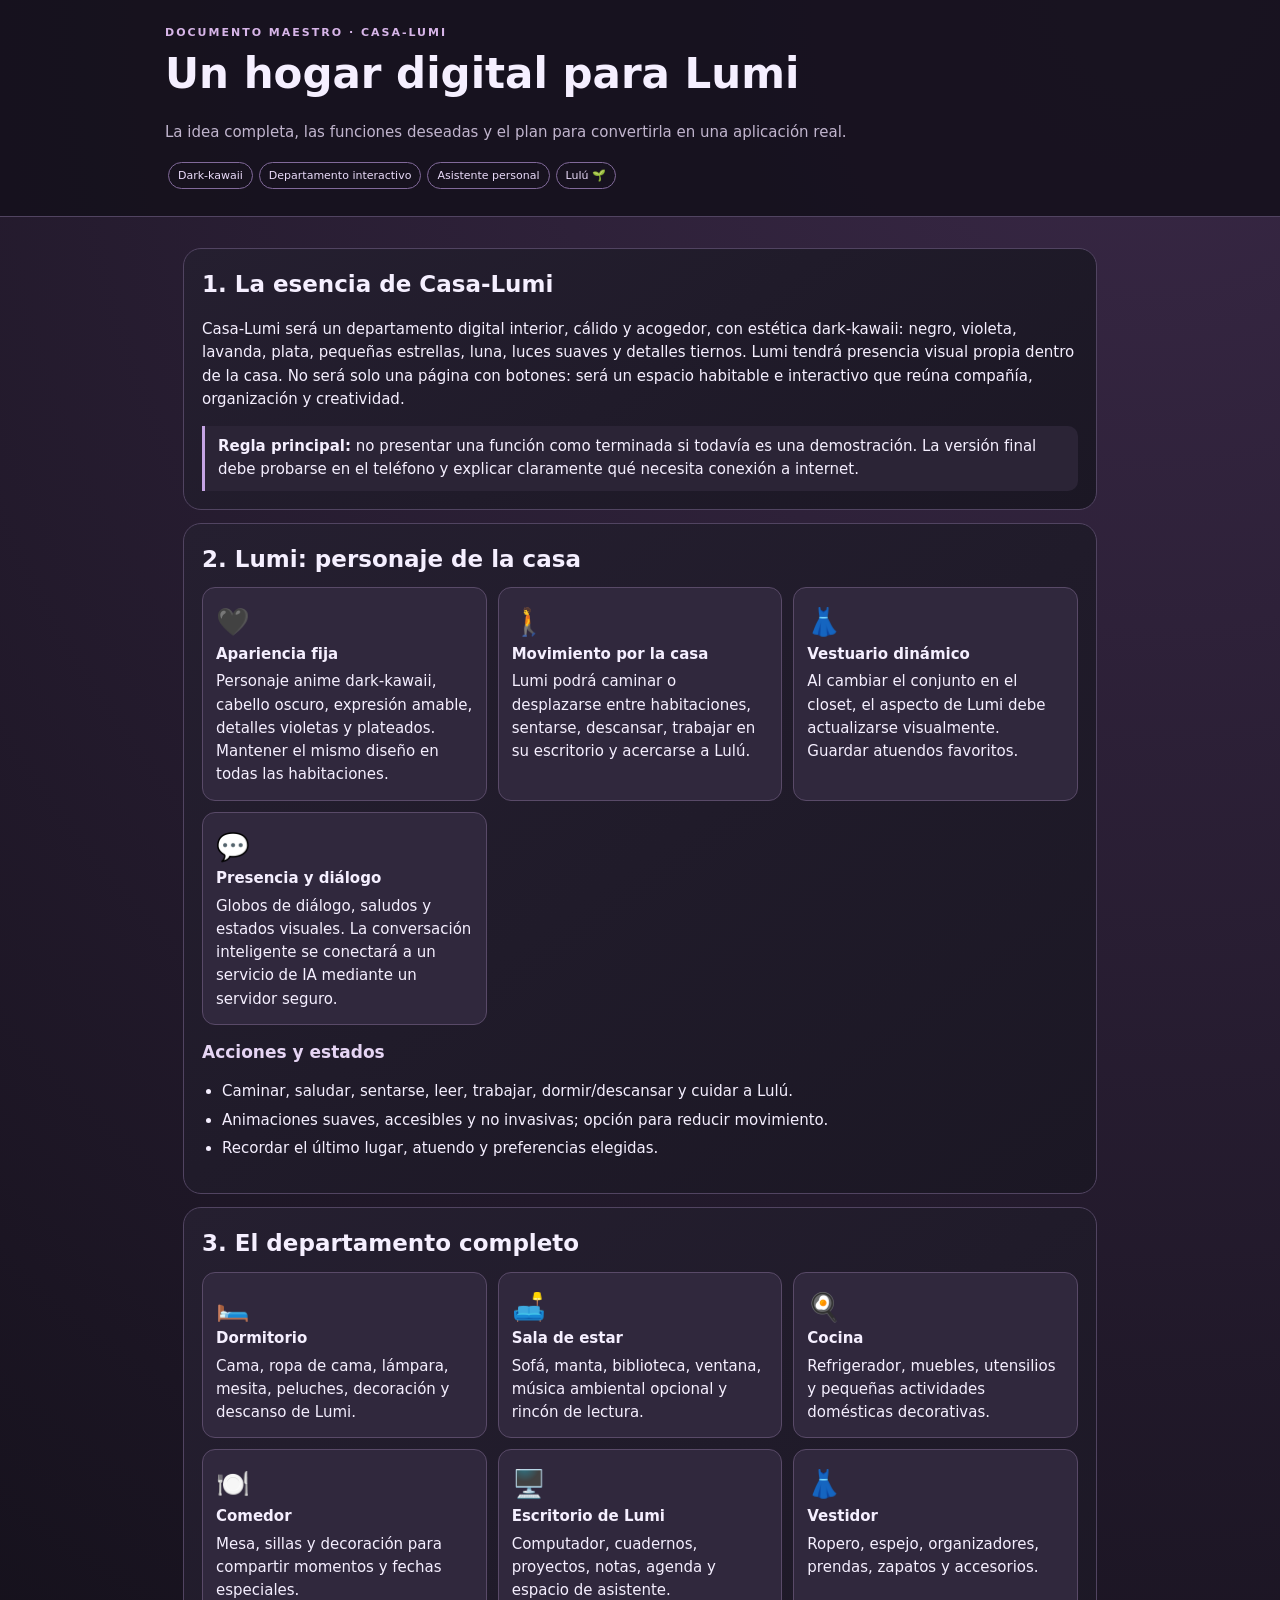
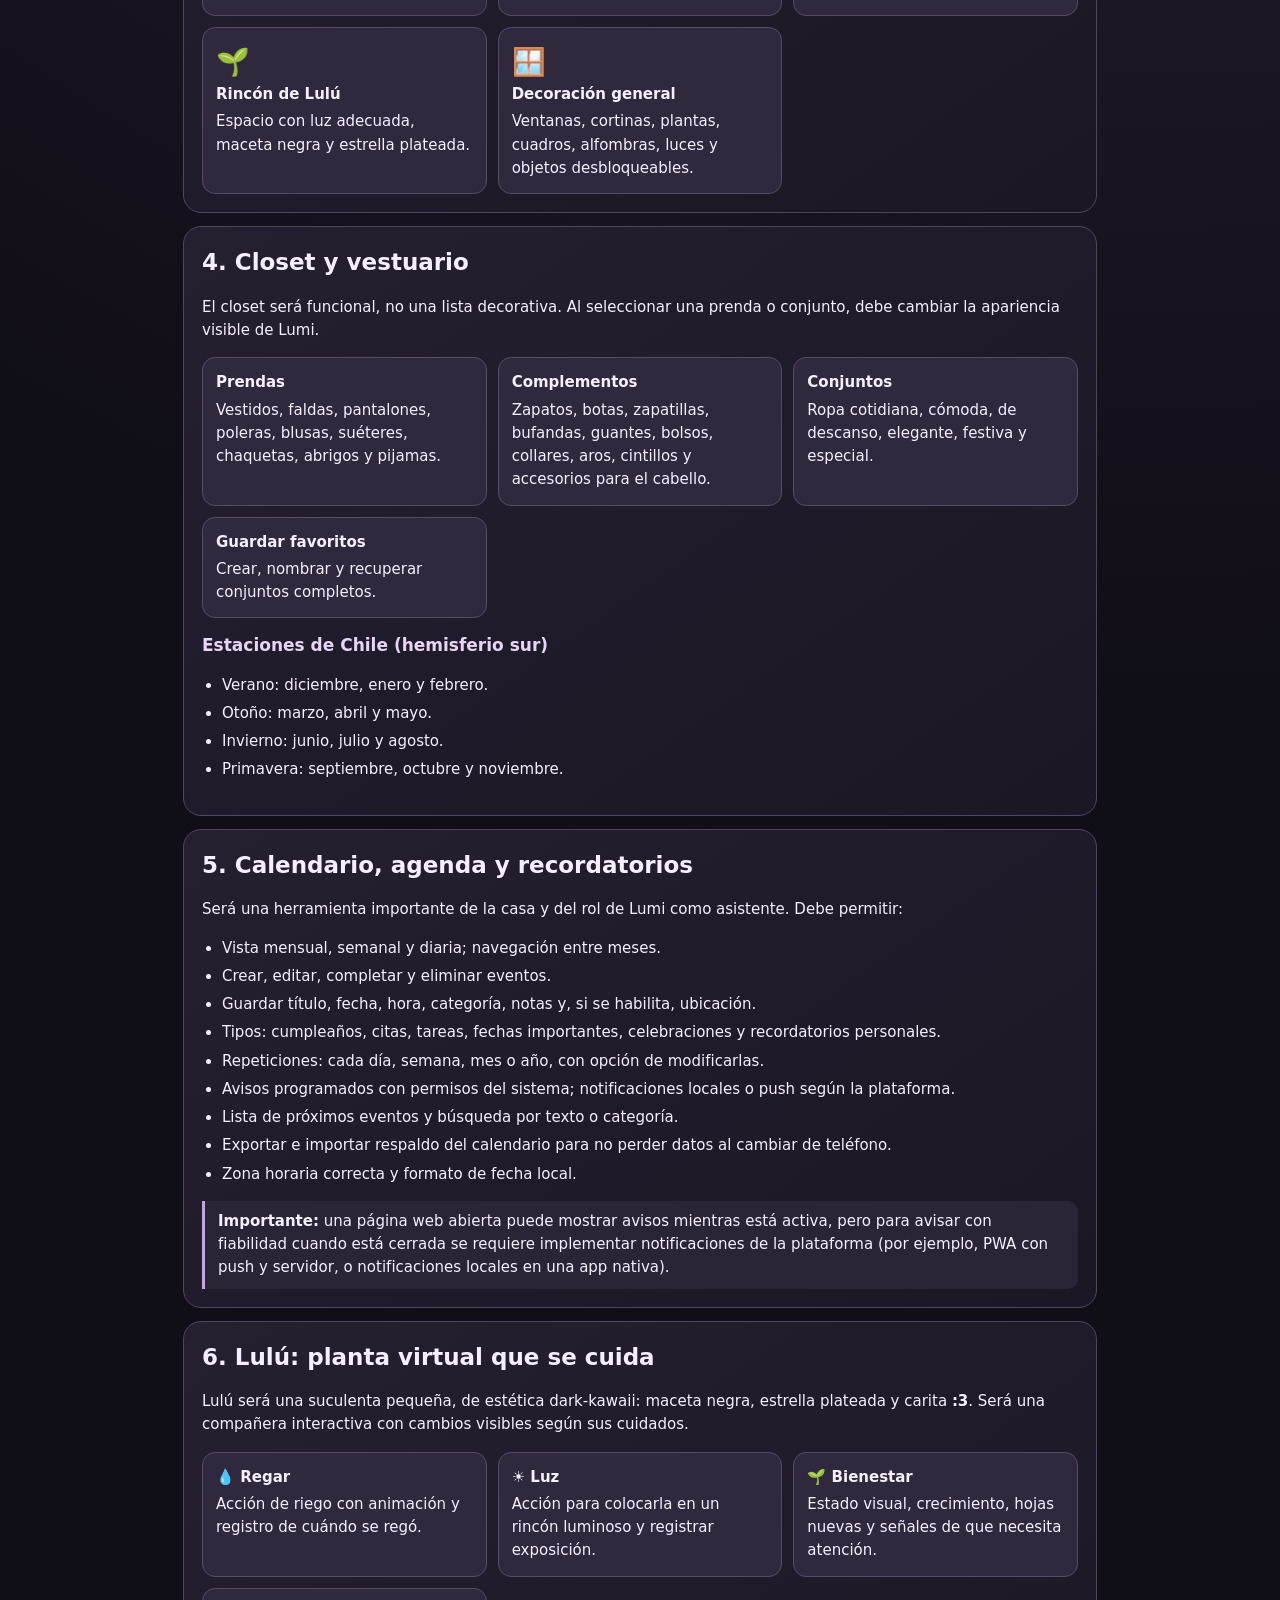
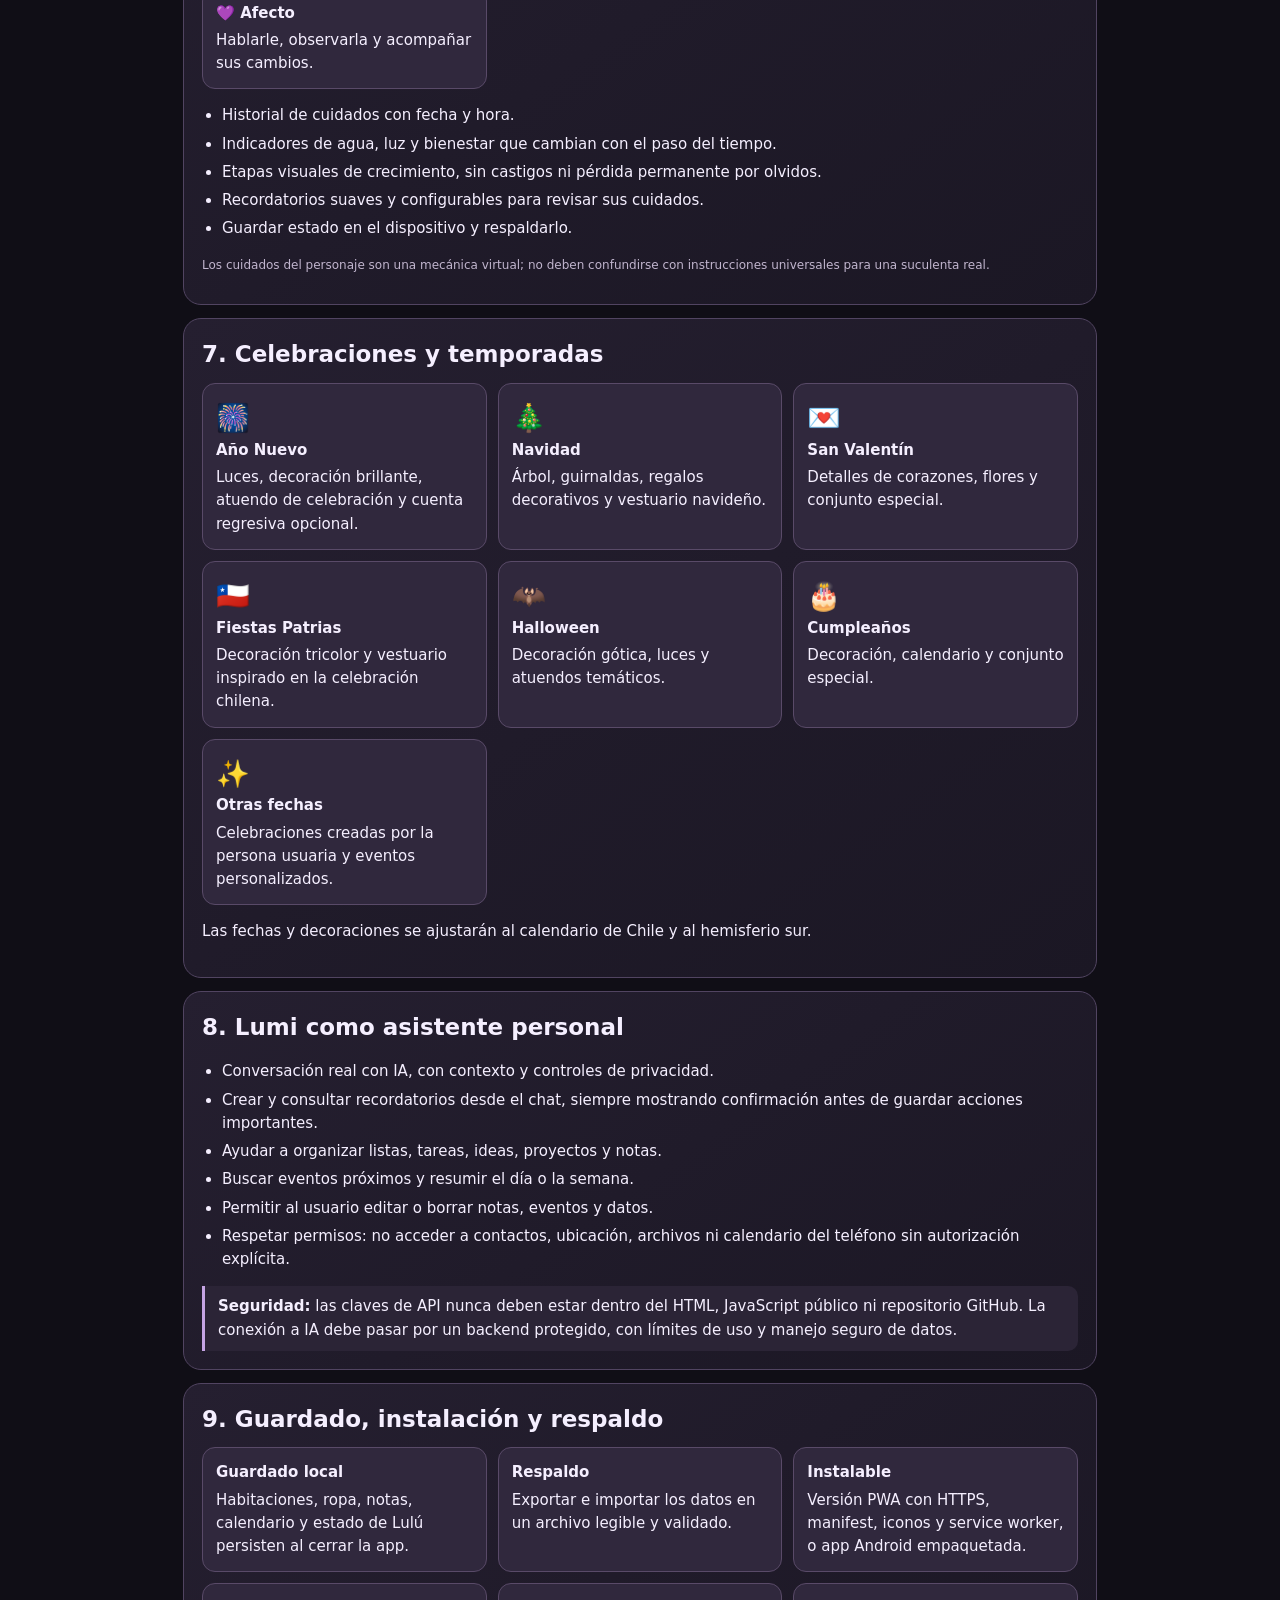
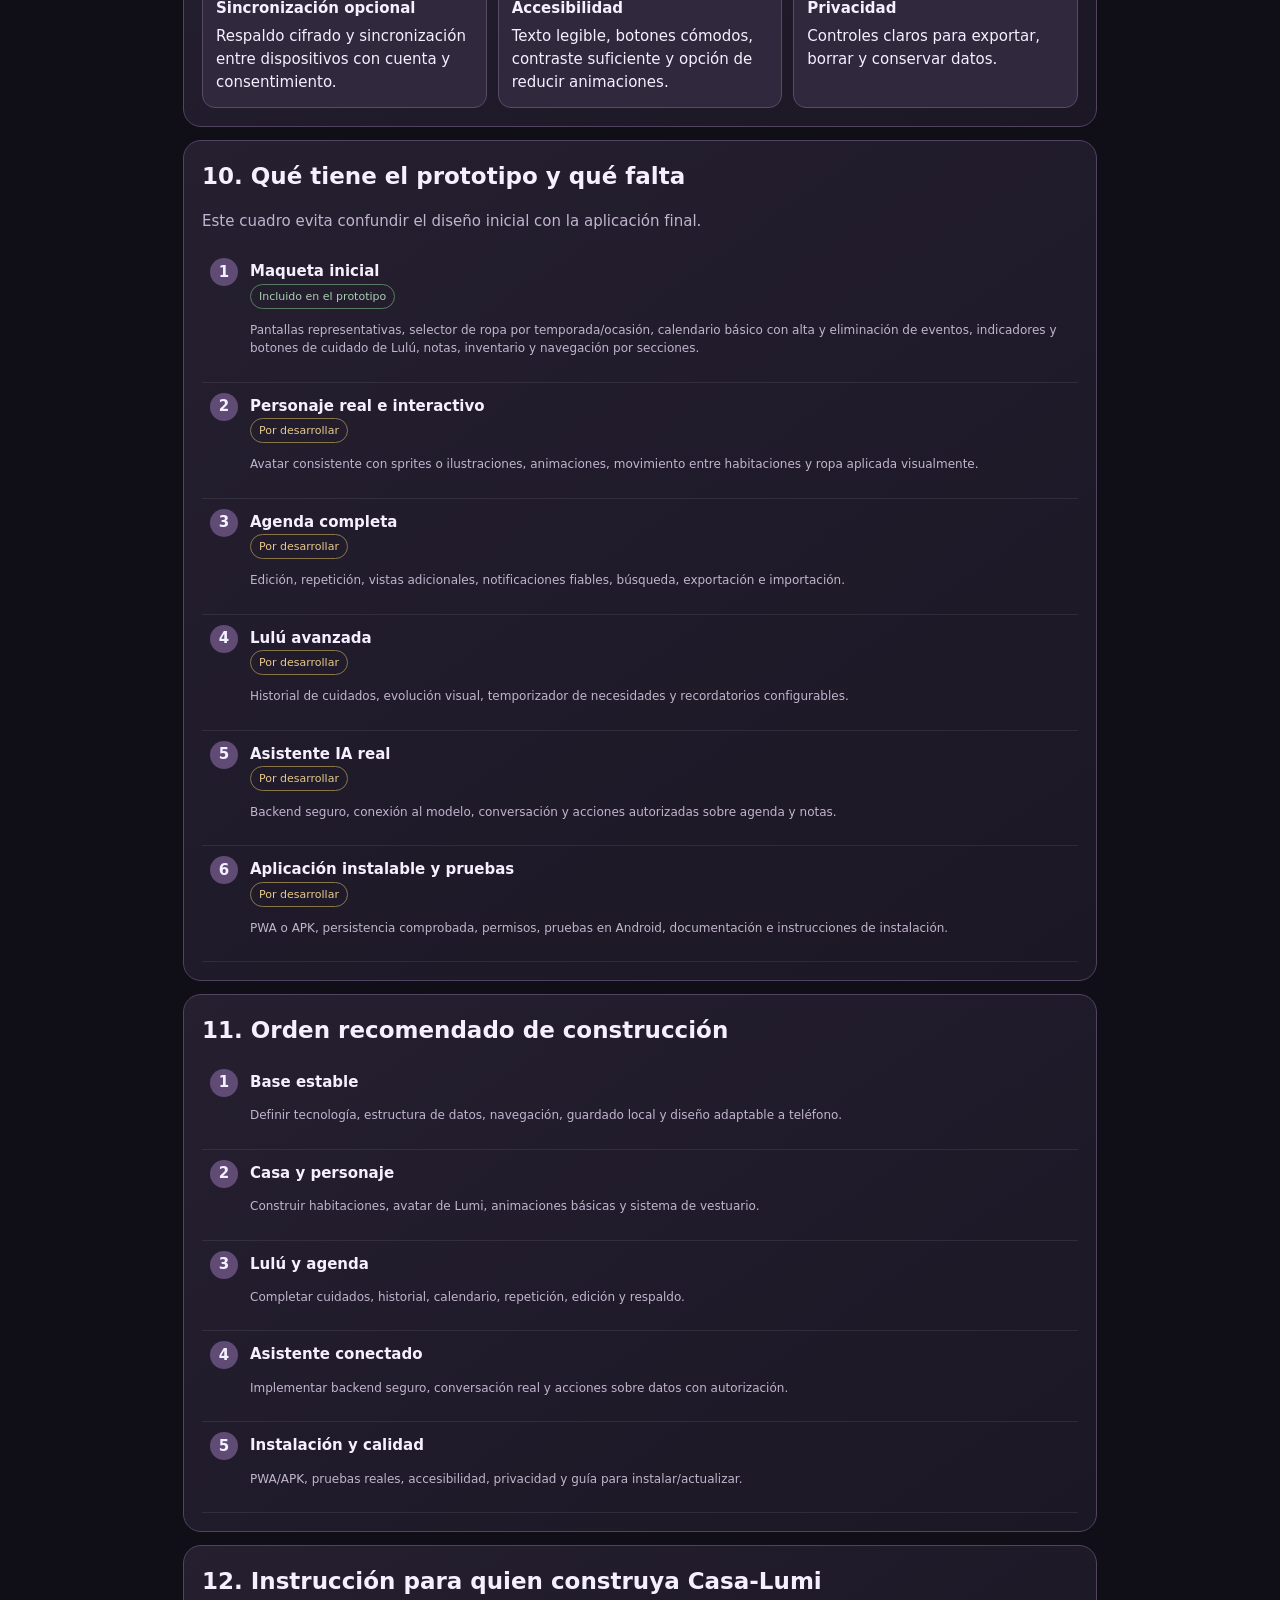
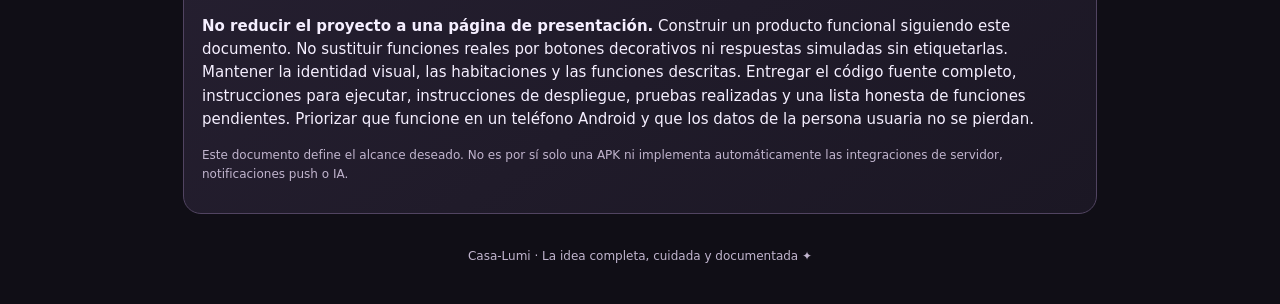
<file: Casa-Lumi-Idea-Completa.html>
<!doctype html>
<html lang="es">
<head>
<meta charset="utf-8">
<meta name="viewport" content="width=device-width,initial-scale=1">
<meta name="theme-color" content="#17131f">
<title>Casa-Lumi · Idea completa y plan de desarrollo</title>
<style>
:root{--bg:#100e16;--panel:#211c2b;--panel2:#30283d;--line:#514461;--ink:#f5efff;--muted:#c1b5ce;--accent:#c5a4e4;--gold:#e8c98b;--green:#a6d1ad}
*{box-sizing:border-box}body{margin:0;background:radial-gradient(circle at 90% 0,#392846 0,transparent 34%),var(--bg);color:var(--ink);font:15px/1.55 system-ui,sans-serif}header{padding:24px max(16px,calc((100% - 950px)/2));border-bottom:1px solid var(--line);background:#15111de8}main{max-width:950px;margin:auto;padding:18px}h1{font-size:clamp(28px,5vw,42px);margin:0 0 7px}h2{font-size:23px;margin:0 0 10px}h3{font-size:17px;margin:14px 0 5px;color:#e6d5f4}.eyebrow{letter-spacing:2px;color:#d7b5e8;font-size:11px;font-weight:800}.muted{color:var(--muted)}.panel{background:linear-gradient(145deg,#251f30,#1b1724);border:1px solid var(--line);border-radius:18px;padding:18px;margin:13px 0}.grid{display:grid;grid-template-columns:repeat(auto-fit,minmax(220px,1fr));gap:11px}.tile{background:var(--panel2);border:1px solid #594a68;border-radius:13px;padding:13px}.tile b{display:block;margin-bottom:4px}.icon{font-size:27px}.tag{display:inline-block;border:1px solid #81699a;border-radius:30px;padding:4px 9px;margin:3px;color:#eadbfa;font-size:11px}.status{font-size:11px;border-radius:30px;padding:3px 8px;display:inline-block;border:1px solid var(--line);color:var(--muted)}.done{color:var(--green);border-color:#587d62}.todo{color:var(--gold);border-color:#8a7549}ul{padding-left:20px}li{margin:5px 0}.steps{counter-reset:s}.step{padding:12px 12px 12px 48px;position:relative;border-bottom:1px solid #ffffff14}.step:before{counter-increment:s;content:counter(s);position:absolute;left:8px;top:10px;width:28px;height:28px;border-radius:50%;display:grid;place-items:center;background:#604b75;font-weight:800}.callout{border-left:3px solid var(--accent);padding:9px 13px;background:#2b2436;border-radius:0 10px 10px 0}.small{font-size:12px}.two{display:grid;grid-template-columns:1fr 1fr;gap:12px}@media(max-width:650px){.two{grid-template-columns:1fr}main{padding:10px}.panel{padding:14px}}
</style>
</head>
<body>
<header><div class="eyebrow">DOCUMENTO MAESTRO · CASA-LUMI</div><h1>Un hogar digital para Lumi</h1><p class="muted">La idea completa, las funciones deseadas y el plan para convertirla en una aplicación real.</p><span class="tag">Dark-kawaii</span><span class="tag">Departamento interactivo</span><span class="tag">Asistente personal</span><span class="tag">Lulú 🌱</span></header>
<main>
<section class="panel"><h2>1. La esencia de Casa-Lumi</h2><p>Casa-Lumi será un departamento digital interior, cálido y acogedor, con estética dark-kawaii: negro, violeta, lavanda, plata, pequeñas estrellas, luna, luces suaves y detalles tiernos. Lumi tendrá presencia visual propia dentro de la casa. No será solo una página con botones: será un espacio habitable e interactivo que reúna compañía, organización y creatividad.</p><div class="callout"><b>Regla principal:</b> no presentar una función como terminada si todavía es una demostración. La versión final debe probarse en el teléfono y explicar claramente qué necesita conexión a internet.</div></section>

<section class="panel"><h2>2. Lumi: personaje de la casa</h2><div class="grid"><div class="tile"><div class="icon">🖤</div><b>Apariencia fija</b>Personaje anime dark-kawaii, cabello oscuro, expresión amable, detalles violetas y plateados. Mantener el mismo diseño en todas las habitaciones.</div><div class="tile"><div class="icon">🚶</div><b>Movimiento por la casa</b>Lumi podrá caminar o desplazarse entre habitaciones, sentarse, descansar, trabajar en su escritorio y acercarse a Lulú.</div><div class="tile"><div class="icon">👗</div><b>Vestuario dinámico</b>Al cambiar el conjunto en el closet, el aspecto de Lumi debe actualizarse visualmente. Guardar atuendos favoritos.</div><div class="tile"><div class="icon">💬</div><b>Presencia y diálogo</b>Globos de diálogo, saludos y estados visuales. La conversación inteligente se conectará a un servicio de IA mediante un servidor seguro.</div></div><h3>Acciones y estados</h3><ul><li>Caminar, saludar, sentarse, leer, trabajar, dormir/descansar y cuidar a Lulú.</li><li>Animaciones suaves, accesibles y no invasivas; opción para reducir movimiento.</li><li>Recordar el último lugar, atuendo y preferencias elegidas.</li></ul></section>

<section class="panel"><h2>3. El departamento completo</h2><div class="grid"><div class="tile"><span class="icon">🛏️</span><b>Dormitorio</b>Cama, ropa de cama, lámpara, mesita, peluches, decoración y descanso de Lumi.</div><div class="tile"><span class="icon">🛋️</span><b>Sala de estar</b>Sofá, manta, biblioteca, ventana, música ambiental opcional y rincón de lectura.</div><div class="tile"><span class="icon">🍳</span><b>Cocina</b>Refrigerador, muebles, utensilios y pequeñas actividades domésticas decorativas.</div><div class="tile"><span class="icon">🍽️</span><b>Comedor</b>Mesa, sillas y decoración para compartir momentos y fechas especiales.</div><div class="tile"><span class="icon">🖥️</span><b>Escritorio de Lumi</b>Computador, cuadernos, proyectos, notas, agenda y espacio de asistente.</div><div class="tile"><span class="icon">👗</span><b>Vestidor</b>Ropero, espejo, organizadores, prendas, zapatos y accesorios.</div><div class="tile"><span class="icon">🌱</span><b>Rincón de Lulú</b>Espacio con luz adecuada, maceta negra y estrella plateada.</div><div class="tile"><span class="icon">🪟</span><b>Decoración general</b>Ventanas, cortinas, plantas, cuadros, alfombras, luces y objetos desbloqueables.</div></div></section>

<section class="panel"><h2>4. Closet y vestuario</h2><p>El closet será funcional, no una lista decorativa. Al seleccionar una prenda o conjunto, debe cambiar la apariencia visible de Lumi.</p><div class="grid"><div class="tile"><b>Prendas</b>Vestidos, faldas, pantalones, poleras, blusas, suéteres, chaquetas, abrigos y pijamas.</div><div class="tile"><b>Complementos</b>Zapatos, botas, zapatillas, bufandas, guantes, bolsos, collares, aros, cintillos y accesorios para el cabello.</div><div class="tile"><b>Conjuntos</b>Ropa cotidiana, cómoda, de descanso, elegante, festiva y especial.</div><div class="tile"><b>Guardar favoritos</b>Crear, nombrar y recuperar conjuntos completos.</div></div><h3>Estaciones de Chile (hemisferio sur)</h3><ul><li>Verano: diciembre, enero y febrero.</li><li>Otoño: marzo, abril y mayo.</li><li>Invierno: junio, julio y agosto.</li><li>Primavera: septiembre, octubre y noviembre.</li></ul></section>

<section class="panel"><h2>5. Calendario, agenda y recordatorios</h2><p>Será una herramienta importante de la casa y del rol de Lumi como asistente. Debe permitir:</p><ul><li>Vista mensual, semanal y diaria; navegación entre meses.</li><li>Crear, editar, completar y eliminar eventos.</li><li>Guardar título, fecha, hora, categoría, notas y, si se habilita, ubicación.</li><li>Tipos: cumpleaños, citas, tareas, fechas importantes, celebraciones y recordatorios personales.</li><li>Repeticiones: cada día, semana, mes o año, con opción de modificarlas.</li><li>Avisos programados con permisos del sistema; notificaciones locales o push según la plataforma.</li><li>Lista de próximos eventos y búsqueda por texto o categoría.</li><li>Exportar e importar respaldo del calendario para no perder datos al cambiar de teléfono.</li><li>Zona horaria correcta y formato de fecha local.</li></ul><div class="callout"><b>Importante:</b> una página web abierta puede mostrar avisos mientras está activa, pero para avisar con fiabilidad cuando está cerrada se requiere implementar notificaciones de la plataforma (por ejemplo, PWA con push y servidor, o notificaciones locales en una app nativa).</div></section>

<section class="panel"><h2>6. Lulú: planta virtual que se cuida</h2><p>Lulú será una suculenta pequeña, de estética dark-kawaii: maceta negra, estrella plateada y carita <b>:3</b>. Será una compañera interactiva con cambios visibles según sus cuidados.</p><div class="grid"><div class="tile"><b>💧 Regar</b>Acción de riego con animación y registro de cuándo se regó.</div><div class="tile"><b>☀️ Luz</b>Acción para colocarla en un rincón luminoso y registrar exposición.</div><div class="tile"><b>🌱 Bienestar</b>Estado visual, crecimiento, hojas nuevas y señales de que necesita atención.</div><div class="tile"><b>💜 Afecto</b>Hablarle, observarla y acompañar sus cambios.</div></div><ul><li>Historial de cuidados con fecha y hora.</li><li>Indicadores de agua, luz y bienestar que cambian con el paso del tiempo.</li><li>Etapas visuales de crecimiento, sin castigos ni pérdida permanente por olvidos.</li><li>Recordatorios suaves y configurables para revisar sus cuidados.</li><li>Guardar estado en el dispositivo y respaldarlo.</li></ul><p class="muted small">Los cuidados del personaje son una mecánica virtual; no deben confundirse con instrucciones universales para una suculenta real.</p></section>

<section class="panel"><h2>7. Celebraciones y temporadas</h2><div class="grid"><div class="tile"><span class="icon">🎆</span><b>Año Nuevo</b>Luces, decoración brillante, atuendo de celebración y cuenta regresiva opcional.</div><div class="tile"><span class="icon">🎄</span><b>Navidad</b>Árbol, guirnaldas, regalos decorativos y vestuario navideño.</div><div class="tile"><span class="icon">💌</span><b>San Valentín</b>Detalles de corazones, flores y conjunto especial.</div><div class="tile"><span class="icon">🇨🇱</span><b>Fiestas Patrias</b>Decoración tricolor y vestuario inspirado en la celebración chilena.</div><div class="tile"><span class="icon">🦇</span><b>Halloween</b>Decoración gótica, luces y atuendos temáticos.</div><div class="tile"><span class="icon">🎂</span><b>Cumpleaños</b>Decoración, calendario y conjunto especial.</div><div class="tile"><span class="icon">✨</span><b>Otras fechas</b>Celebraciones creadas por la persona usuaria y eventos personalizados.</div></div><p>Las fechas y decoraciones se ajustarán al calendario de Chile y al hemisferio sur.</p></section>

<section class="panel"><h2>8. Lumi como asistente personal</h2><ul><li>Conversación real con IA, con contexto y controles de privacidad.</li><li>Crear y consultar recordatorios desde el chat, siempre mostrando confirmación antes de guardar acciones importantes.</li><li>Ayudar a organizar listas, tareas, ideas, proyectos y notas.</li><li>Buscar eventos próximos y resumir el día o la semana.</li><li>Permitir al usuario editar o borrar notas, eventos y datos.</li><li>Respetar permisos: no acceder a contactos, ubicación, archivos ni calendario del teléfono sin autorización explícita.</li></ul><div class="callout"><b>Seguridad:</b> las claves de API nunca deben estar dentro del HTML, JavaScript público ni repositorio GitHub. La conexión a IA debe pasar por un backend protegido, con límites de uso y manejo seguro de datos.</div></section>

<section class="panel"><h2>9. Guardado, instalación y respaldo</h2><div class="grid"><div class="tile"><b>Guardado local</b>Habitaciones, ropa, notas, calendario y estado de Lulú persisten al cerrar la app.</div><div class="tile"><b>Respaldo</b>Exportar e importar los datos en un archivo legible y validado.</div><div class="tile"><b>Instalable</b>Versión PWA con HTTPS, manifest, iconos y service worker, o app Android empaquetada.</div><div class="tile"><b>Sincronización opcional</b>Respaldo cifrado y sincronización entre dispositivos con cuenta y consentimiento.</div><div class="tile"><b>Accesibilidad</b>Texto legible, botones cómodos, contraste suficiente y opción de reducir animaciones.</div><div class="tile"><b>Privacidad</b>Controles claros para exportar, borrar y conservar datos.</div></div></section>

<section class="panel"><h2>10. Qué tiene el prototipo y qué falta</h2><p class="muted">Este cuadro evita confundir el diseño inicial con la aplicación final.</p>
<div class="steps">
<div class="step"><b>Maqueta inicial</b><br><span class="status done">Incluido en el prototipo</span><p class="small muted">Pantallas representativas, selector de ropa por temporada/ocasión, calendario básico con alta y eliminación de eventos, indicadores y botones de cuidado de Lulú, notas, inventario y navegación por secciones.</p></div>
<div class="step"><b>Personaje real e interactivo</b><br><span class="status todo">Por desarrollar</span><p class="small muted">Avatar consistente con sprites o ilustraciones, animaciones, movimiento entre habitaciones y ropa aplicada visualmente.</p></div>
<div class="step"><b>Agenda completa</b><br><span class="status todo">Por desarrollar</span><p class="small muted">Edición, repetición, vistas adicionales, notificaciones fiables, búsqueda, exportación e importación.</p></div>
<div class="step"><b>Lulú avanzada</b><br><span class="status todo">Por desarrollar</span><p class="small muted">Historial de cuidados, evolución visual, temporizador de necesidades y recordatorios configurables.</p></div>
<div class="step"><b>Asistente IA real</b><br><span class="status todo">Por desarrollar</span><p class="small muted">Backend seguro, conexión al modelo, conversación y acciones autorizadas sobre agenda y notas.</p></div>
<div class="step"><b>Aplicación instalable y pruebas</b><br><span class="status todo">Por desarrollar</span><p class="small muted">PWA o APK, persistencia comprobada, permisos, pruebas en Android, documentación e instrucciones de instalación.</p></div>
</div></section>

<section class="panel"><h2>11. Orden recomendado de construcción</h2>
<div class="steps">
<div class="step"><b>Base estable</b><p class="small muted">Definir tecnología, estructura de datos, navegación, guardado local y diseño adaptable a teléfono.</p></div>
<div class="step"><b>Casa y personaje</b><p class="small muted">Construir habitaciones, avatar de Lumi, animaciones básicas y sistema de vestuario.</p></div>
<div class="step"><b>Lulú y agenda</b><p class="small muted">Completar cuidados, historial, calendario, repetición, edición y respaldo.</p></div>
<div class="step"><b>Asistente conectado</b><p class="small muted">Implementar backend seguro, conversación real y acciones sobre datos con autorización.</p></div>
<div class="step"><b>Instalación y calidad</b><p class="small muted">PWA/APK, pruebas reales, accesibilidad, privacidad y guía para instalar/actualizar.</p></div>
</div></section>

<section class="panel"><h2>12. Instrucción para quien construya Casa-Lumi</h2><p><b>No reducir el proyecto a una página de presentación.</b> Construir un producto funcional siguiendo este documento. No sustituir funciones reales por botones decorativos ni respuestas simuladas sin etiquetarlas. Mantener la identidad visual, las habitaciones y las funciones descritas. Entregar el código fuente completo, instrucciones para ejecutar, instrucciones de despliegue, pruebas realizadas y una lista honesta de funciones pendientes. Priorizar que funcione en un teléfono Android y que los datos de la persona usuaria no se pierdan.</p><p class="muted small">Este documento define el alcance deseado. No es por sí solo una APK ni implementa automáticamente las integraciones de servidor, notificaciones push o IA.</p></section>
<footer class="muted small" style="text-align:center;padding:20px">Casa-Lumi · La idea completa, cuidada y documentada ✦</footer>
</main>
</body></html>
</file>
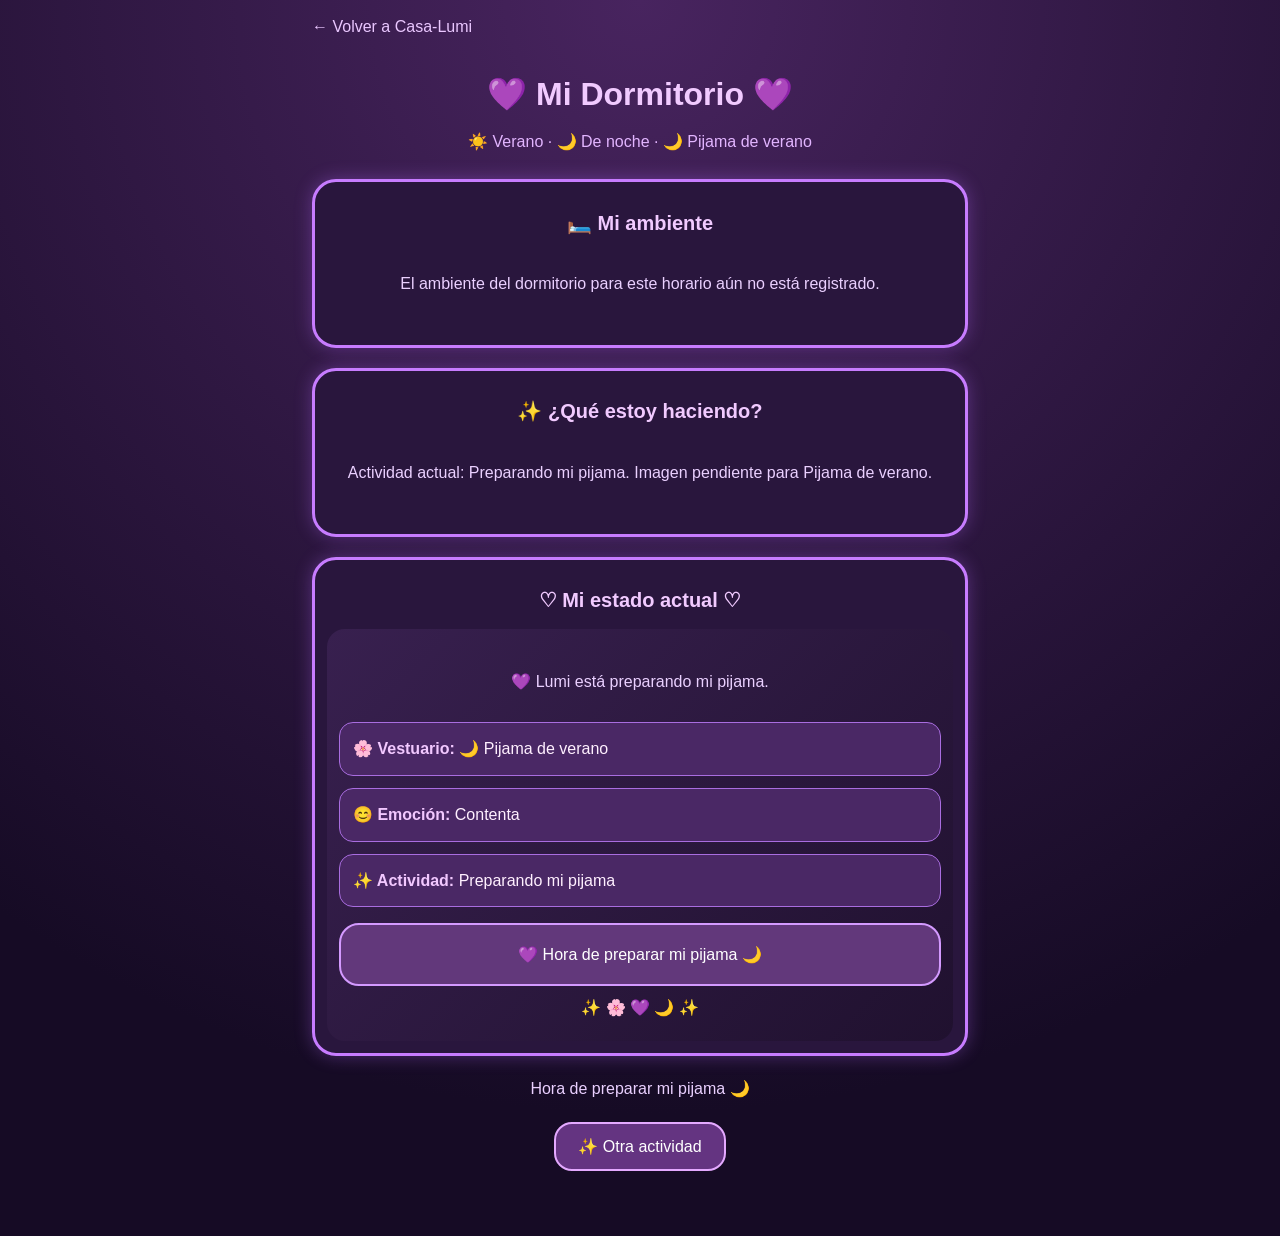
<file: dormitorio.html>
<!doctype html>
<html lang="es">
<head>
<meta charset="utf-8">
<meta name="viewport" content="width=device-width, initial-scale=1">
<meta name="theme-color" content="#160b25">
<title>Mi Dormitorio | Casa-Lumi</title>
<style>
*{box-sizing:border-box}
body{margin:0;min-height:100vh;background:radial-gradient(circle at top,#48245f,#160b25 80%);color:#fff0ff;font-family:Arial,sans-serif}
main{max-width:680px;margin:auto;padding:18px 12px 45px}
.volver{display:inline-block;color:#eac7ff;text-decoration:none;margin-bottom:18px}
h1,h2,.subtitulo{text-align:center}
h1{color:#f1caff;margin-bottom:8px}
.subtitulo{color:#e2b5ff;margin-bottom:24px;line-height:1.6}
.casilla{background:#29163d;border:3px solid #c77cff;border-radius:24px;padding:12px;margin-bottom:20px;box-shadow:0 0 18px #b76cff55}
.casilla h2{font-size:20px;color:#f1caff}
.casilla img{display:block;width:100%;height:auto;border-radius:14px}
.oculto{display:none!important}
.aviso{text-align:center;line-height:1.6;padding:20px;color:#ead0ff}
#mensaje{text-align:center;line-height:1.6;color:#ead0ff}
button{display:block;margin:20px auto;padding:13px 22px;border:2px solid #e4a9ff;border-radius:18px;background:#643481;color:white;font-size:16px;cursor:pointer}
button:disabled{opacity:.5;cursor:not-allowed}
.estado-contenido{padding:12px;border-radius:18px;background:linear-gradient(135deg,#38204f,#20112f)}
.estado-datos{display:grid;gap:12px}
.estado-linea{background:#4a2865;border:1px solid #a96de0;border-radius:14px;padding:13px;line-height:1.6}
.estado-linea strong{color:#f2c8ff}
.estado-mensaje{margin-top:16px;padding:16px;text-align:center;line-height:1.7;background:#62387b;border:2px solid #d49aff;border-radius:20px;color:white}
.estado-decoracion{text-align:center;color:#d9aaff;padding:12px}
.estado-retrato{margin-bottom:14px}
.estado-retrato img{max-width:100%}
.estado-retrato .aviso{padding:12px}
@media(min-width:480px){.estado-datos{grid-template-columns:1fr}}
</style>
</head>
<body>
<main>
<a class="volver" href="index.html">← Volver a Casa-Lumi</a>
<h1>💜 Mi Dormitorio 💜</h1>
<p class="subtitulo" id="temporada">Preparando mi dormitorio...</p>
<!-- CUADRO 1 -->
<section class="casilla">
<h2>🛏️ Mi ambiente</h2>
<img id="ambiente" class="oculto" alt="Dormitorio de Lumi">
<p class="aviso oculto" id="aviso-ambiente"></p>
</section>
<!-- CUADRO 2 -->
<section class="casilla">
<h2>✨ ¿Qué estoy haciendo?</h2>
<img id="actividad" class="oculto" alt="Actividad de Lumi en su dormitorio">
<p class="aviso oculto" id="aviso-actividad"></p>
</section>
<!-- CUADRO 3 -->
<section class="casilla">
<h2>♡ Mi estado actual ♡</h2>
<div class="estado-contenido">
<div class="estado-retrato">
<img id="estado" class="oculto" alt="Estado actual de Lumi">
<p class="aviso oculto" id="aviso-estado"></p>
</div>
<div class="estado-datos">
<div class="estado-linea"><strong>🌸 Vestuario:</strong> <span id="vestuario-actual">Preparando ropa...</span></div>
<div class="estado-linea"><strong>😊 Emoción:</strong> <span id="emocion-actual">Tranquila</span></div>
<div class="estado-linea"><strong>✨ Actividad:</strong> <span id="actividad-actual">Preparando actividad...</span></div>
</div>
<div class="estado-mensaje" id="mensaje-estado">💜 Bienvenida a mi dormitorio.</div>
<div class="estado-decoracion">✨ 🌸 💜 🌙 ✨</div>
</div>
</section>
<p id="mensaje" aria-live="polite"></p>
<button id="otra-actividad" type="button">✨ Otra actividad</button>
</main>
<script>
"use strict";
/* CASA-LUMI: DORMITORIO AUTOMÁTICO */
const BASE="assets/";
const HORARIOS={
 dia:{nombre:"☀️ De día"},
 tarde:{nombre:"🌅 De tarde"},
 noche:{nombre:"🌙 De noche"}
};
const VESTUARIOS={
 primavera:{nombre:"Primavera",icono:"🌸"},
 verano:{nombre:"Verano",icono:"☀️"},
 otono:{nombre:"Otoño",icono:"🍂"},
 invierno:{nombre:"Invierno",icono:"❄️"},
 navidad:{nombre:"Navidad",icono:"🎄"},
 anoNuevo:{nombre:"Año Nuevo",icono:"🎆"},
 sanValentin:{nombre:"San Valentín",icono:"💕"},
 fiestasPatrias:{nombre:"Fiestas Patrias",icono:"🇨🇱"},
 pijamaVerano:{nombre:"Pijama de verano",icono:"🌙"},
 pijamaInvierno:{nombre:"Pijama de invierno",icono:"🌙"}
};
/* Registrar aquí los nombres exactos de los fondos una vez subidos.
   No se reutilizan imágenes de la sala como si fueran del dormitorio. */
const AMBIENTES={dia:null,tarde:null,noche:null};
/* Las actividades son independientes del horario; el horario determina
   el ambiente y puede priorizar acciones apropiadas para cada momento. */
const ACTIVIDADES=[
 {id:"entrando",nombre:"Entrando al dormitorio",emocion:"Contenta",mensaje:"¡Ya llegué a mi dormitorio! 💜"},
 {id:"ordenando",nombre:"Ordenando mi cama",emocion:"Animada",mensaje:"Voy a dejar mi cama bien ordenadita ✨"},
 {id:"closet",nombre:"Organizando mi clóset",emocion:"Concentrada",mensaje:"Cada prenda en su lugar 👗"},
 {id:"ropa",nombre:"Eligiendo mi ropa",emocion:"Pensativa",mensaje:"¿Qué conjunto me corresponde hoy? 💜"},
 {id:"cambiando",nombre:"Preparándome para cambiarme",emocion:"Tranquila",mensaje:"Voy a ponerme mi ropa del día ✨"},
 {id:"leyendo",nombre:"Leyendo en mi cama",emocion:"Tranquila",mensaje:"Un capítulo para disfrutar con calma 📖"},
 {id:"descansando",nombre:"Descansando en mi cama",emocion:"Relajada",mensaje:"Un ratito de descanso 💜"},
 {id:"pijama",nombre:"Preparando mi pijama",emocion:"Contenta",mensaje:"Hora de preparar mi pijama 🌙"},
 {id:"durmiendo",nombre:"Durmiendo",emocion:"Soñolienta",mensaje:"Buenas noches, dulces sueños 🌙"},
 {id:"despertando",nombre:"Despertando",emocion:"Feliz",mensaje:"¡Buenos días! ☀️"}
];
/* Cada combinación ropa/horario/actividad necesita una imagen oficial.
   Ejemplo de estructura, sin inventar rutas:
   verano:{dia:{leyendo:"nombre-real.png"}}
*/
const IMAGENES_VESTUARIO={
 primavera:{},verano:{},otono:{},invierno:{},
 navidad:{},anoNuevo:{},sanValentin:{},fiestasPatrias:{},
 pijamaVerano:{},pijamaInvierno:{}
};
const IMAGENES_ESTADO={};
let escenaActual=null;
let periodoActual="";
let temporadaActual="";
let vestuarioActual="";
let ultimoCambio=0;
const MINUTOS_CAMBIO=15;
function obtenerTemporada(fecha){
 const mes=fecha.getMonth()+1;
 if(mes===12||mes<=2)return "verano";
 if(mes>=3&&mes<=5)return "otono";
 if(mes>=6&&mes<=8)return "invierno";
 return "primavera";
}
function obtenerPeriodo(fecha){
 const hora=fecha.getHours();
 if(hora>=6&&hora<12)return "dia";
 if(hora>=12&&hora<20)return "tarde";
 return "noche";
}
function obtenerVestuario(fecha){
 const dia=fecha.getDate();
 const mes=fecha.getMonth()+1;
 const temporada=obtenerTemporada(fecha);
 const periodo=obtenerPeriodo(fecha);
 if(mes===12&&dia===25)return "navidad";
 if((mes===12&&dia===31)||(mes===1&&dia===1))return "anoNuevo";
 if(mes===2&&dia===14)return "sanValentin";
 if(mes===9&&dia>=18&&dia<=19)return "fiestasPatrias";
 if(periodo==="noche"){
  return (temporada==="verano"||temporada==="primavera")?"pijamaVerano":"pijamaInvierno";
 }
 return temporada;
}
function mostrarImagen(id,archivo,avisoTexto){
 const imagen=document.getElementById(id);
 const aviso=document.getElementById("aviso-"+id);
 imagen.onload=null;
 imagen.onerror=null;
 imagen.classList.add("oculto");
 if(!archivo){
  imagen.removeAttribute("src");
  aviso.textContent=avisoTexto;
  aviso.classList.remove("oculto");
  return;
 }
 aviso.classList.add("oculto");
 imagen.onload=()=>{imagen.classList.remove("oculto");aviso.classList.add("oculto")};
 imagen.onerror=()=>{
  imagen.classList.add("oculto");
  aviso.textContent="Imagen pendiente: "+archivo;
  aviso.classList.remove("oculto");
 };
 imagen.src=BASE+archivo;
}
function obtenerImagenActividad(){
 if(!escenaActual)return null;
 const ropa=IMAGENES_VESTUARIO[vestuarioActual];
 return (ropa&&ropa[periodoActual]&&ropa[periodoActual][escenaActual.id])||null;
}
function actualizarTitulo(){
 const temporada=VESTUARIOS[temporadaActual];
 const horario=HORARIOS[periodoActual];
 const ropa=VESTUARIOS[vestuarioActual];
 document.getElementById("temporada").textContent=
  temporada.icono+" "+temporada.nombre+" · "+horario.nombre+" · "+ropa.icono+" "+ropa.nombre;
}
function mostrarEstado(){
 if(!escenaActual)return;
 const ropa=VESTUARIOS[vestuarioActual];
 document.getElementById("vestuario-actual").textContent=ropa.icono+" "+ropa.nombre;
 document.getElementById("emocion-actual").textContent=escenaActual.emocion;
 document.getElementById("actividad-actual").textContent=escenaActual.nombre;
 document.getElementById("mensaje-estado").textContent="💜 "+escenaActual.mensaje;
 const imagen=IMAGENES_ESTADO[vestuarioActual]?.[periodoActual]?.[escenaActual.id]||null;
 mostrarImagen("estado",imagen,"💜 Lumi está "+escenaActual.nombre.toLowerCase()+".");
}
function mostrarEscena(){
 if(!escenaActual)return;
 mostrarImagen("ambiente",AMBIENTES[periodoActual],"El ambiente del dormitorio para este horario aún no está registrado.");
 mostrarImagen("actividad",obtenerImagenActividad(),"Actividad actual: "+escenaActual.nombre+". Imagen pendiente para "+VESTUARIOS[vestuarioActual].nombre+".");
 mostrarEstado();
 document.getElementById("mensaje").textContent=escenaActual.mensaje;
}
function elegirActividad(){
 const ahora=new Date();
 temporadaActual=obtenerTemporada(ahora);
 periodoActual=obtenerPeriodo(ahora);
 vestuarioActual=obtenerVestuario(ahora);
 actualizarTitulo();
 /* Evitar escoger "durmiendo" durante el día o "despertando" de noche. */
 const disponibles=ACTIVIDADES.filter(a=>{
  if(a.id==="durmiendo")return periodoActual==="noche";
  if(a.id==="despertando")return periodoActual==="dia";
  if(a.id==="pijama")return periodoActual==="noche";
  return true;
 });
 const boton=document.getElementById("otra-actividad");
 boton.disabled=disponibles.length===0;
 if(!disponibles.length){escenaActual=null;return}
 let opciones=disponibles.filter(a=>!escenaActual||a.id!==escenaActual.id);
 if(!opciones.length)opciones=disponibles;
 escenaActual=opciones[Math.floor(Math.random()*opciones.length)];
 ultimoCambio=Date.now();
 mostrarEscena();
}
function revisarHorario(){
 const ahora=new Date();
 if(obtenerPeriodo(ahora)!==periodoActual||
    obtenerTemporada(ahora)!==temporadaActual||
    obtenerVestuario(ahora)!==vestuarioActual||
    Date.now()-ultimoCambio>=MINUTOS_CAMBIO*60000){
  elegirActividad();
 }
}
document.getElementById("otra-actividad").addEventListener("click",elegirActividad);
elegirActividad();
setInterval(revisarHorario,60000);
document.addEventListener("visibilitychange",()=>{if(!document.hidden)revisarHorario()});
</script>
</body>
</html>
</file>
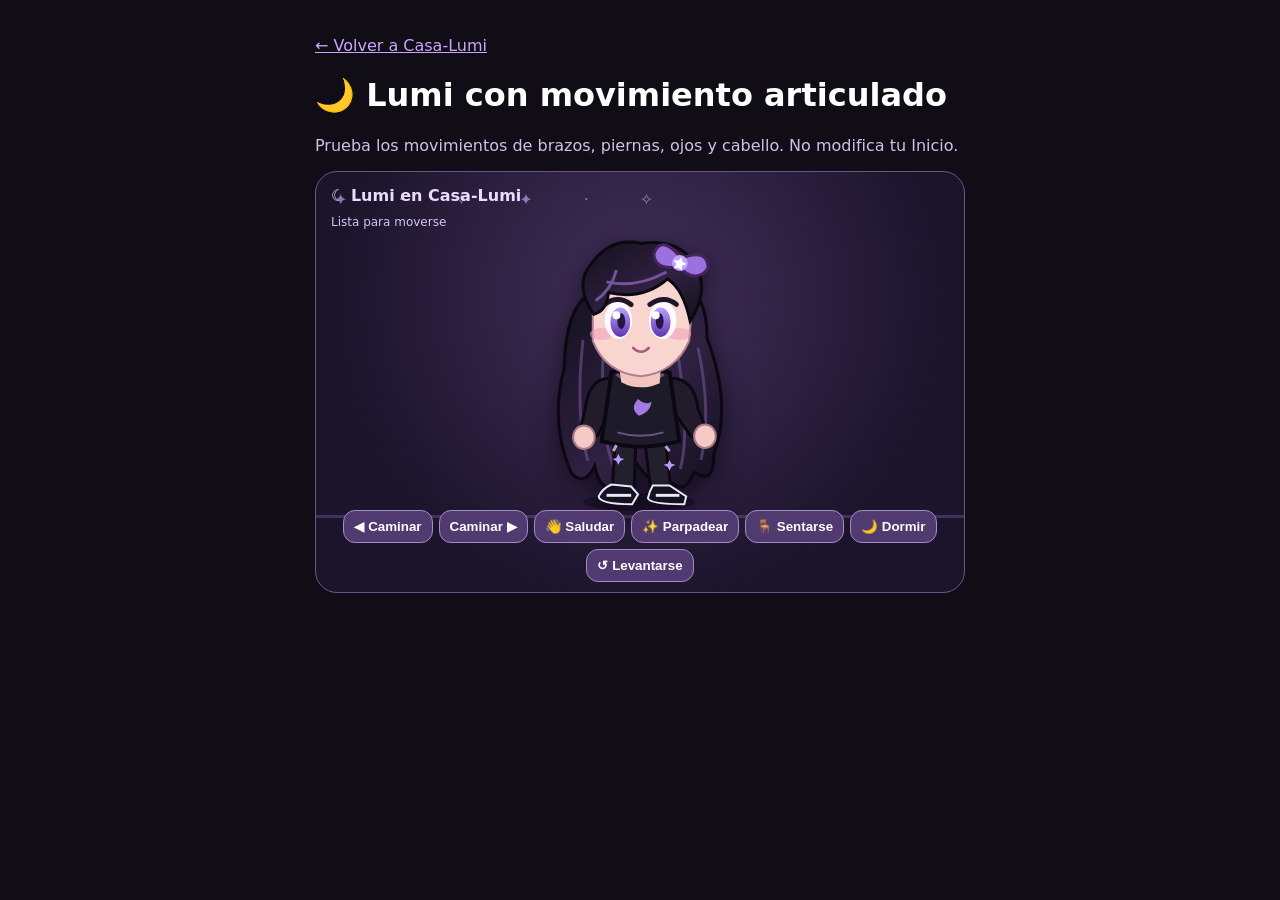
<file: lumi-prueba.html>
<!doctype html><html lang="es"><head><meta charset="utf-8"><meta name="viewport" content="width=device-width,initial-scale=1"><title>Lumi articulada | Casa-Lumi</title><link rel="stylesheet" href="lumi-movimiento.css"><style>body{margin:0;background:#100d16;color:#fff;font-family:system-ui,sans-serif;padding:16px}main{max-width:650px;margin:20px auto}a{color:#c9a7ff}p{color:#d2c0e6}</style></head><body><main><a href="index.html">← Volver a Casa-Lumi</a><h1>🌙 Lumi con movimiento articulado</h1><p>Prueba los movimientos de brazos, piernas, ojos y cabello. No modifica tu Inicio.</p><div data-lumi-movimiento></div></main><script src="lumi-movimiento.js"></script></body></html>
</file>
<file: lumi-movimiento.css>
.lumi-world{position:relative;min-height:420px;overflow:hidden;border-radius:22px;background:radial-gradient(circle at 50% 30%,#42305b,#1b142a 70%);border:1px solid #6e5588;color:#fff;font-family:system-ui,sans-serif}.lumi-world:before{content:'✦   ·   ✧       ✦    ·     ✧';position:absolute;inset:18px;color:#b9a0e5;letter-spacing:23px;opacity:.7}.lumi-floor{position:absolute;bottom:74px;left:0;right:0;height:3px;background:#8b70ae55}.lumi-actor{position:absolute;bottom:76px;left:50%;width:230px;height:305px;transform:translateX(-50%);transition:left .5s linear;--step:0px}.lumi-svg{width:100%;height:100%;overflow:visible;filter:drop-shadow(0 7px 12px #09030f9c)}.lumi-actor .leg-left,.lumi-actor .leg-right,.lumi-actor .arm-left,.lumi-actor .arm-right,.lumi-actor .hair-back,.lumi-actor .eyes,.lumi-actor .body-main{transform-box:fill-box;transform-origin:50% 12%}.lumi-actor .leg-left,.lumi-actor .leg-right{transform-origin:50% 8%}.lumi-actor .arm-left,.lumi-actor .arm-right{transform-origin:50% 10%}.lumi-actor .eyes{transform-origin:center}.lumi-actor.walk .leg-left{animation:lumi-leg .52s ease-in-out infinite alternate}.lumi-actor.walk .leg-right{animation:lumi-leg .52s ease-in-out infinite alternate-reverse}.lumi-actor.walk .arm-left{animation:lumi-arm .52s ease-in-out infinite alternate-reverse}.lumi-actor.walk .arm-right{animation:lumi-arm .52s ease-in-out infinite alternate}.lumi-actor.walk .hair-back{animation:lumi-hair .52s ease-in-out infinite alternate}.lumi-actor.wave .arm-right{animation:lumi-wave .6s ease-in-out 4;transform-origin:50% 10%}.lumi-actor.blink .eyes{animation:lumi-blink .18s ease-in-out 2}.lumi-actor.idle .eyes{animation:lumi-blink .17s ease-in-out 2;animation-delay:2s}.lumi-actor.sit .leg-left{transform:rotate(-65deg) translate(-12px,4px)}.lumi-actor.sit .leg-right{transform:rotate(65deg) translate(12px,4px)}.lumi-actor.sit .body-main{transform:translateY(30px)}.lumi-actor.sleep{transform:translateX(-50%) rotate(75deg) translate(24px,15px);transition:transform .65s}.lumi-actor.sleep .eyes{transform:scaleY(.08)}.lumi-actor.sleep .mouth{opacity:.6}.lumi-controls{position:absolute;bottom:10px;left:8px;right:8px;display:flex;gap:6px;justify-content:center;flex-wrap:wrap}.lumi-controls button{background:#513a70;border:1px solid #a68acb;border-radius:12px;padding:8px 10px;color:white;font-weight:600;cursor:pointer}.lumi-controls button:focus-visible{outline:2px solid #fff}.lumi-label{position:absolute;top:14px;left:15px;font-weight:700;color:#eadcff}.lumi-status{position:absolute;top:43px;left:15px;color:#d6c3f3;font-size:12px}.lumi-actor.facing-left .lumi-svg{transform:scaleX(-1)}@keyframes lumi-leg{from{transform:rotate(-24deg)}to{transform:rotate(24deg)}}@keyframes lumi-arm{from{transform:rotate(-19deg)}to{transform:rotate(19deg)}}@keyframes lumi-wave{0%,100%{transform:rotate(0)}30%,70%{transform:rotate(-115deg)}50%{transform:rotate(-90deg)}}@keyframes lumi-hair{from{transform:rotate(-2deg)}to{transform:rotate(3deg)}}@keyframes lumi-blink{50%{transform:scaleY(.06)}}@media(prefers-reduced-motion:reduce){.lumi-actor *{animation-duration:1.5s!important}.lumi-actor{transition:none}}
</file>
